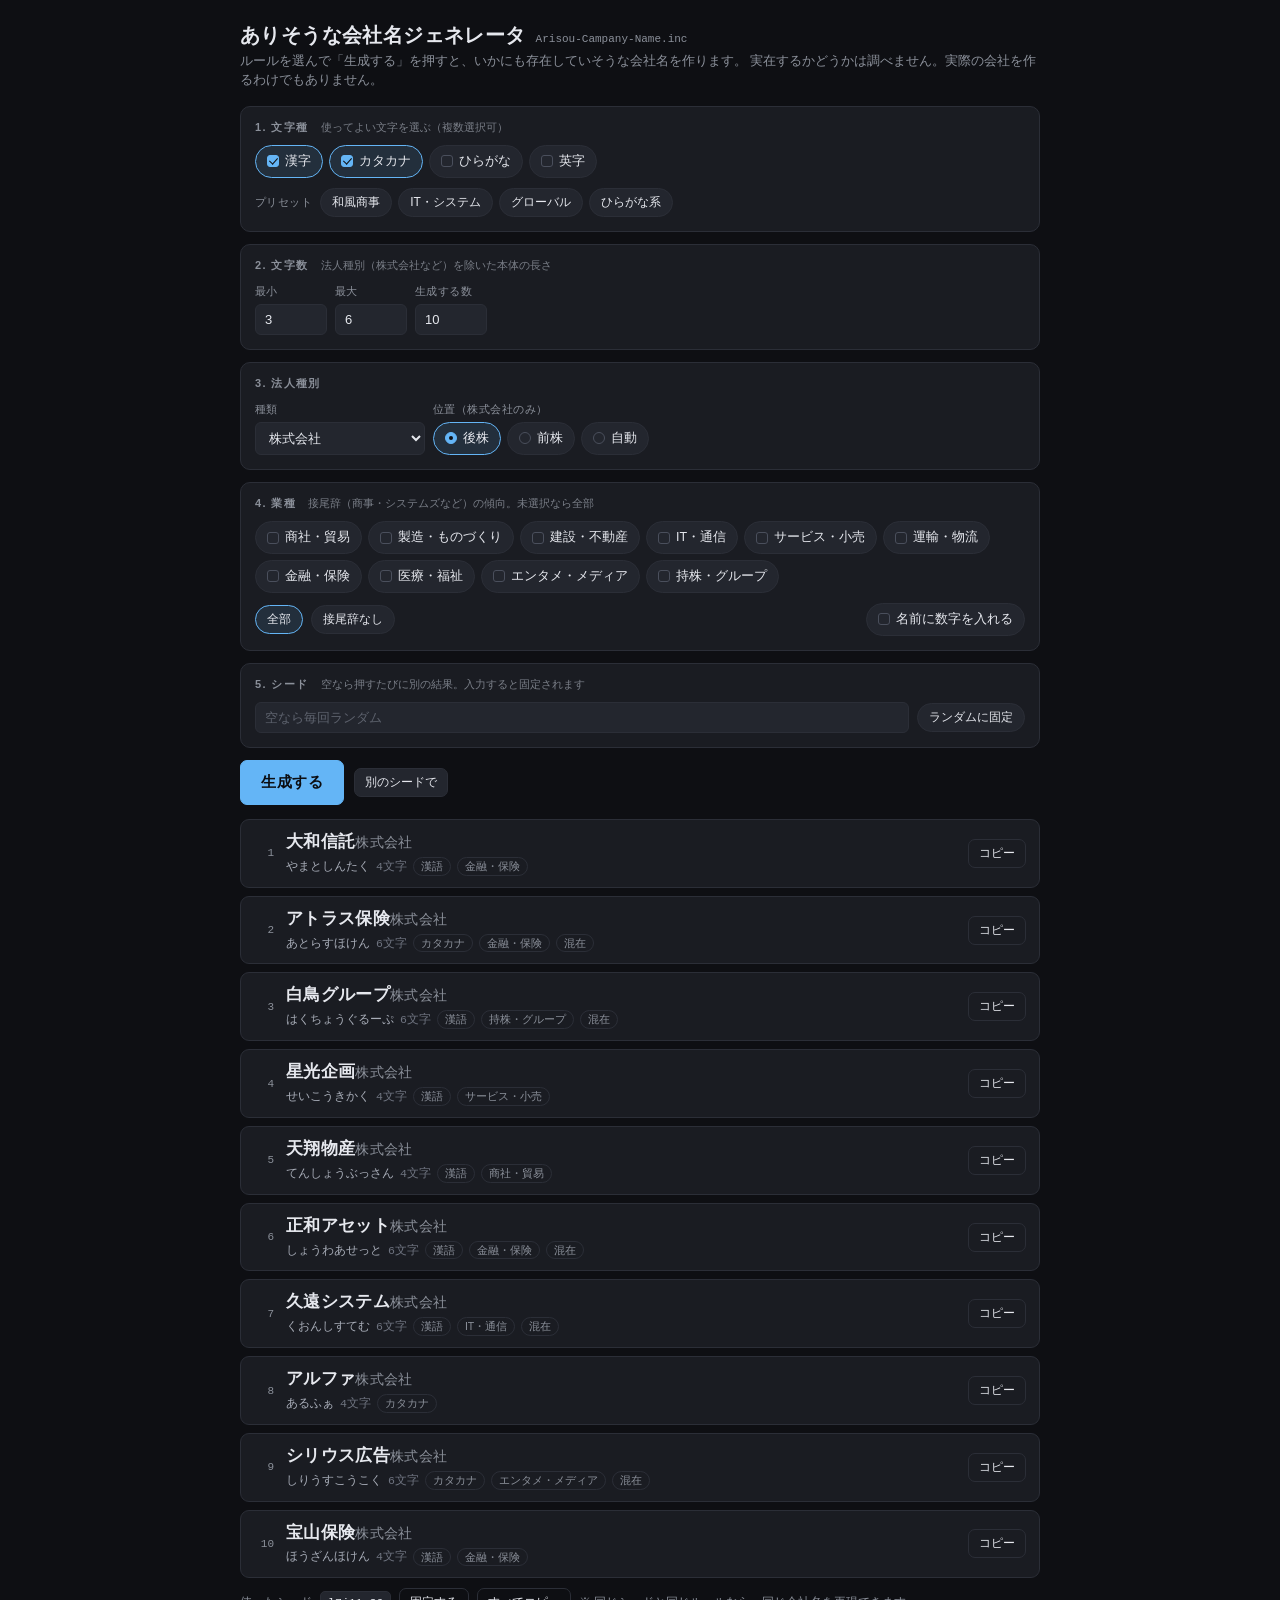
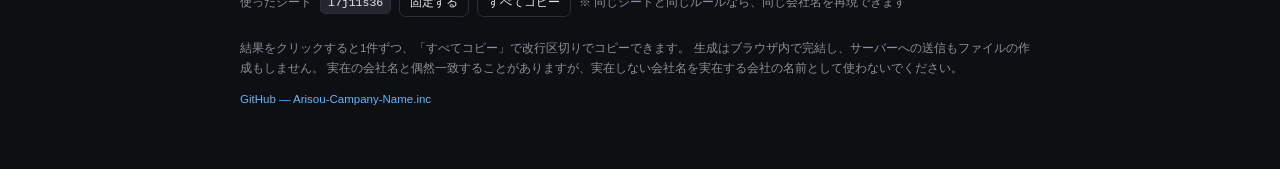
<file: index.html>
<!DOCTYPE html>
<html lang="ja">
<head>
<meta charset="UTF-8">
<meta name="viewport" content="width=device-width, initial-scale=1.0">
<title>ありそうな会社名ジェネレータ | Arisou-Campany-Name.inc</title>
<meta name="description" content="ありそうな架空の会社名を作って遊ぶ Web ツール。ルールを選んで生成するだけ。">
<link rel="icon" href="data:image/svg+xml,%3Csvg xmlns='http://www.w3.org/2000/svg' viewBox='0 0 100 100'%3E%3Crect width='100' height='100' rx='18' fill='%231a1c22'/%3E%3Ctext x='50' y='68' font-size='52' text-anchor='middle' fill='%2364b5f6' font-family='serif'%3E会%3C/text%3E%3C/svg%3E">
<link rel="stylesheet" href="style.css">
</head>
<body>
<main>
  <header class="head">
    <h1>ありそうな会社名ジェネレータ</h1>
    <span class="repo">Arisou-Campany-Name.inc</span>
  </header>
  <p class="lead">
    ルールを選んで「生成する」を押すと、いかにも存在していそうな会社名を作ります。
    実在するかどうかは調べません。実際の会社を作るわけでもありません。
  </p>

  <form id="rules" autocomplete="off">
    <div class="panel">
      <h2>1. 文字種 <span class="note">使ってよい文字を選ぶ（複数選択可）</span></h2>
      <div class="chips" id="chips-script">
        <label class="chip" data-value="kanji"><input type="checkbox" name="script" value="kanji"><span class="box"></span>漢字</label>
        <label class="chip" data-value="katakana"><input type="checkbox" name="script" value="katakana"><span class="box"></span>カタカナ</label>
        <label class="chip" data-value="hiragana"><input type="checkbox" name="script" value="hiragana"><span class="box"></span>ひらがな</label>
        <label class="chip" data-value="english"><input type="checkbox" name="script" value="english"><span class="box"></span>英字</label>
      </div>
      <div class="row" style="margin-top:10px">
        <span class="group-label">プリセット</span>
        <div class="chips" id="presets">
          <button type="button" class="chip small" data-preset="shoji">和風商事</button>
          <button type="button" class="chip small" data-preset="it">IT・システム</button>
          <button type="button" class="chip small" data-preset="global">グローバル</button>
          <button type="button" class="chip small" data-preset="soft">ひらがな系</button>
        </div>
      </div>
    </div>

    <div class="panel">
      <h2>2. 文字数 <span class="note">法人種別（株式会社など）を除いた本体の長さ</span></h2>
      <div class="row">
        <div class="field">
          <label for="len-min">最小</label>
          <input type="number" id="len-min" name="lenMin" min="1" max="20" value="3">
        </div>
        <div class="field">
          <label for="len-max">最大</label>
          <input type="number" id="len-max" name="lenMax" min="1" max="20" value="6">
        </div>
        <div class="field">
          <label for="count">生成する数</label>
          <input type="number" id="count" name="count" min="1" max="20" value="10">
        </div>
      </div>
    </div>

    <div class="panel">
      <h2>3. 法人種別</h2>
      <div class="row">
        <div class="field">
          <label for="corp">種類</label>
          <select id="corp" name="corp">
            <option value="kabushiki">株式会社</option>
            <option value="yugen">有限会社</option>
            <option value="godo">合同会社</option>
            <option value="gomei">合名会社</option>
            <option value="goshi">合資会社</option>
            <option value="none">付けない（屋号のみ）</option>
          </select>
        </div>
        <div class="field" id="pos-field">
          <label>位置（株式会社のみ）</label>
          <div class="chips">
            <label class="chip radio" data-value="suffix"><input type="radio" name="corpPos" value="suffix"><span class="box"></span>後株</label>
            <label class="chip radio" data-value="prefix"><input type="radio" name="corpPos" value="prefix"><span class="box"></span>前株</label>
            <label class="chip radio" data-value="auto"><input type="radio" name="corpPos" value="auto"><span class="box"></span>自動</label>
          </div>
        </div>
      </div>
    </div>

    <div class="panel">
      <h2>4. 業種 <span class="note">接尾辞（商事・システムズなど）の傾向。未選択なら全部</span></h2>
      <div class="chips" id="chips-industry"></div>
      <div class="row" style="margin-top:10px">
        <button type="button" class="chip small" id="industry-all" aria-pressed="true">全部</button>
        <button type="button" class="chip small" id="industry-none" aria-pressed="false">接尾辞なし</button>
        <label class="chip" data-value="digits" style="margin-left:auto"><input type="checkbox" name="digits" value="1"><span class="box"></span>名前に数字を入れる</label>
      </div>
    </div>

    <div class="panel">
      <h2>5. シード <span class="note">空なら押すたびに別の結果。入力すると固定されます</span></h2>
      <div class="row">
        <input type="text" id="seed" name="seed" placeholder="空なら毎回ランダム" style="flex:1;min-width:180px">
        <button type="button" class="chip small" id="seed-random">ランダムに固定</button>
      </div>
    </div>
  </form>

  <div class="genbar">
    <button type="button" class="primary" id="generate">生成する</button>
    <button type="button" class="small" id="regen">別のシードで</button>
    <span class="hint" id="gen-hint"></span>
  </div>

  <div class="warn" id="warn"></div>

  <div class="results" id="results"></div>

  <div class="seedline" id="seedline" hidden>
    <span>使ったシード</span> <code id="seed-shown"></code>
    <button type="button" class="small ghost" id="use-seed">固定する</button>
    <button type="button" class="small ghost" id="copy-all">すべてコピー</button>
    <span>※ 同じシードと同じルールなら、同じ会社名を再現できます</span>
  </div>

  <footer>
    <p>
      結果をクリックすると1件ずつ、「すべてコピー」で改行区切りでコピーできます。
      生成はブラウザ内で完結し、サーバーへの送信もファイルの作成もしません。
      実在の会社名と偶然一致することがありますが、実在しない会社名を実在する会社の名前として使わないでください。
    </p>
    <p>
      <a href="https://github.com/mar1mo-41414/Arisou-Campany-Name.inc" target="_blank" rel="noopener">GitHub — Arisou-Campany-Name.inc</a>
    </p>
  </footer>
</main>

<div class="toast" id="toast" role="status" aria-live="polite"></div>

<script src="generator.js"></script>
<script src="ui-state.js"></script>
<script src="app.js"></script>
</body>
</html>
</file>
<file: style.css>
/* Arisou-Campany-Name.inc — 画面のスタイル */

:root {
  color-scheme: dark;
  --bg: #0e0f13;
  --panel: #1a1c22;
  --panel2: #23262e;
  --fg: #e6e8ee;
  --muted: #8b909a;
  --accent: #64b5f6;
  --accent-hover: #90caf9;
  --ok: #66bb6a;
  --warn: #ffb74d;
  --border: #2b2e37;
}

* { box-sizing: border-box; }
html, body { margin: 0; padding: 0; }

body {
  padding: 16px 16px 48px;
  background: var(--bg);
  color: var(--fg);
  font-family: -apple-system, BlinkMacSystemFont, "Segoe UI", "Hiragino Sans", "Noto Sans CJK JP", sans-serif;
  font-size: 14px;
  line-height: 1.5;
}

main { max-width: 800px; margin: 0 auto; }

/* --- ヘッダ --------------------------------------------------------------- */
.head {
  display: flex;
  align-items: baseline;
  gap: 10px;
  flex-wrap: wrap;
  margin: 4px 0 2px;
}
.head h1 { font-size: 20px; margin: 0; letter-spacing: 0.02em; }
.head .repo {
  color: var(--muted);
  font-size: 11px;
  font-family: ui-monospace, SFMono-Regular, Menlo, Consolas, monospace;
}
.lead { color: var(--muted); font-size: 12.5px; margin: 0 0 16px; }

/* --- パネル --------------------------------------------------------------- */
.panel {
  background: var(--panel);
  border: 1px solid var(--border);
  border-radius: 10px;
  padding: 12px 14px 14px;
  margin-bottom: 12px;
}
.panel h2 {
  font-size: 11px;
  color: var(--muted);
  text-transform: uppercase;
  letter-spacing: 0.12em;
  margin: 0 0 10px;
  font-weight: 600;
}
.panel h2 .note {
  text-transform: none;
  letter-spacing: 0;
  font-weight: 400;
  color: var(--muted);
  opacity: 0.85;
  margin-left: 8px;
}

.row { display: flex; flex-wrap: wrap; gap: 8px; align-items: center; }
.row + .row { margin-top: 10px; }
.field { display: flex; flex-direction: column; gap: 4px; }
.field > label, .group-label + *, .group-label { font-size: 11px; }
.field > label, .group-label {
  color: var(--muted);
  letter-spacing: 0.04em;
}

/* --- チップ（チェックボックス・ラジオの見た目） --------------------------- */
.chips { display: flex; flex-wrap: wrap; gap: 6px; }
.chip {
  position: relative;
  display: inline-flex;
  align-items: center;
  gap: 6px;
  padding: 6px 11px;
  border: 1px solid var(--border);
  border-radius: 999px;
  background: var(--panel2);
  color: var(--fg);
  font-size: 12.5px;
  font-family: inherit;
  cursor: pointer;
  user-select: none;
  transition: border-color 0.15s, background 0.15s, color 0.15s;
}
.chip:hover { border-color: #3d424e; }
.chip input {
  appearance: none;
  margin: 0;
  width: 0;
  height: 0;
  position: absolute;
}
.chip .box {
  width: 12px;
  height: 12px;
  border: 1.5px solid #4a4f5c;
  border-radius: 3px;
  display: inline-block;
  position: relative;
  flex: none;
}
.chip.radio .box { border-radius: 50%; }
.chip.on { border-color: var(--accent); background: rgba(100, 181, 246, 0.12); }
.chip.on .box { border-color: var(--accent); background: var(--accent); }
.chip.on .box::after {
  content: "";
  position: absolute;
  left: 2.5px;
  top: 0;
  width: 4px;
  height: 7px;
  border: solid #0e0f13;
  border-width: 0 1.6px 1.6px 0;
  transform: rotate(42deg);
}
.chip.radio.on .box::after {
  left: 3px;
  top: 3px;
  width: 4px;
  height: 4px;
  border: none;
  border-radius: 50%;
  background: #0e0f13;
  transform: none;
}
.chip:focus-within, .chip:focus-visible {
  outline: 2px solid var(--accent);
  outline-offset: 1px;
}

/* ボタンとして使うチップ（チェックボックスを持たない） */
.chip.small { padding: 5px 11px; font-size: 12px; }
.chip.small .box { display: none; }

/* --- 入力 ---------------------------------------------------------------- */
select, input[type="text"], input[type="number"] {
  background: var(--panel2);
  color: var(--fg);
  border: 1px solid var(--border);
  border-radius: 6px;
  padding: 7px 9px;
  font-size: 13px;
  font-family: inherit;
}
input[type="number"] { width: 72px; }
input::placeholder { color: #5d626d; }
select:focus, input:focus, button:focus-visible {
  outline: 2px solid var(--accent);
  outline-offset: 1px;
}

button {
  font-family: inherit;
  font-size: 13px;
  border-radius: 7px;
  border: 1px solid var(--border);
  background: var(--panel2);
  color: var(--fg);
  padding: 8px 14px;
  cursor: pointer;
  transition: background 0.15s, border-color 0.15s, color 0.15s;
}
button:hover { border-color: #3d424e; background: #2a2e37; }
button:disabled { opacity: 0.45; cursor: default; }
button.primary {
  background: var(--accent);
  border-color: var(--accent);
  color: #0b0d11;
  font-weight: 700;
  font-size: 14.5px;
  padding: 12px 20px;
  letter-spacing: 0.04em;
}
button.primary:hover { background: var(--accent-hover); border-color: var(--accent-hover); }
button.ghost { background: transparent; }
button.small { padding: 5px 10px; font-size: 12px; }

/* --- 生成バー ------------------------------------------------------------- */
.genbar {
  display: flex;
  gap: 10px;
  align-items: center;
  flex-wrap: wrap;
  margin-bottom: 14px;
}
.genbar .hint { color: var(--warn); font-size: 12px; }

/* --- 通知・警告 ----------------------------------------------------------- */
.warn {
  display: none;
  border: 1px solid rgba(255, 183, 77, 0.45);
  background: rgba(255, 183, 77, 0.08);
  color: var(--warn);
  border-radius: 8px;
  padding: 8px 12px;
  font-size: 12.5px;
  margin-bottom: 12px;
}
.warn.show { display: block; }

.toast {
  position: fixed;
  left: 50%;
  bottom: 24px;
  transform: translate(-50%, 12px);
  background: var(--panel2);
  border: 1px solid var(--accent);
  color: var(--fg);
  padding: 9px 16px;
  border-radius: 999px;
  font-size: 12.5px;
  opacity: 0;
  pointer-events: none;
  transition: opacity 0.2s, transform 0.2s;
  z-index: 10;
}
.toast.show { opacity: 1; transform: translate(-50%, 0); }

/* --- 結果カード ----------------------------------------------------------- */
.results { display: flex; flex-direction: column; gap: 8px; }

.card {
  display: flex;
  align-items: center;
  gap: 12px;
  width: 100%;
  text-align: left;
  font-family: inherit;
  background: var(--panel);
  border: 1px solid var(--border);
  border-radius: 9px;
  padding: 11px 13px;
  cursor: pointer;
  color: var(--fg);
  animation: pop 0.22s ease-out both;
}
.card:hover { border-color: #3d424e; background: #1e2129; }
.card .num {
  color: var(--muted);
  font-size: 11px;
  font-family: ui-monospace, SFMono-Regular, Menlo, Consolas, monospace;
  min-width: 20px;
  text-align: right;
  flex: none;
}
.card .body { flex: 1; min-width: 0; }
.card .name {
  font-size: 17px;
  font-weight: 600;
  letter-spacing: 0.02em;
  word-break: break-word;
  line-height: 1.35;
}
.card .name .corp { color: var(--muted); font-weight: 400; font-size: 14px; }
.card .meta {
  display: flex;
  flex-wrap: wrap;
  gap: 6px;
  align-items: center;
  margin-top: 3px;
  font-size: 11.5px;
  color: var(--muted);
}
.card .read { color: #a8adb8; }
.card .tag {
  border: 1px solid var(--border);
  border-radius: 999px;
  padding: 0 7px;
  font-size: 10.5px;
  color: var(--muted);
  line-height: 1.6;
}
.card .len {
  color: #6f7480;
  font-family: ui-monospace, SFMono-Regular, Menlo, Consolas, monospace;
}
.card .copy { flex: none; }

@keyframes pop {
  from { opacity: 0; transform: translateY(4px); }
  to { opacity: 1; transform: none; }
}

.empty {
  border: 1px dashed var(--border);
  border-radius: 9px;
  padding: 28px 16px;
  text-align: center;
  color: var(--muted);
  font-size: 13px;
}
.empty strong { color: var(--fg); }

/* --- シード行・フッタ ----------------------------------------------------- */
.seedline {
  display: flex;
  gap: 8px;
  align-items: center;
  flex-wrap: wrap;
  color: var(--muted);
  font-size: 11.5px;
  margin-top: 10px;
}
.seedline code {
  color: var(--fg);
  background: var(--panel2);
  border: 1px solid var(--border);
  border-radius: 5px;
  padding: 2px 7px;
  font-size: 11.5px;
}

footer {
  margin-top: 22px;
  color: var(--muted);
  font-size: 11.5px;
  line-height: 1.7;
}
footer a { color: var(--accent); text-decoration: none; }
footer a:hover { text-decoration: underline; }

/* --- 狭い画面 ------------------------------------------------------------- */
@media (max-width: 560px) {
  body { padding: 12px 12px 40px; }
  .card { padding: 10px; gap: 9px; }
  .card .name { font-size: 15.5px; }
  .card .num { display: none; }
}
</file>
